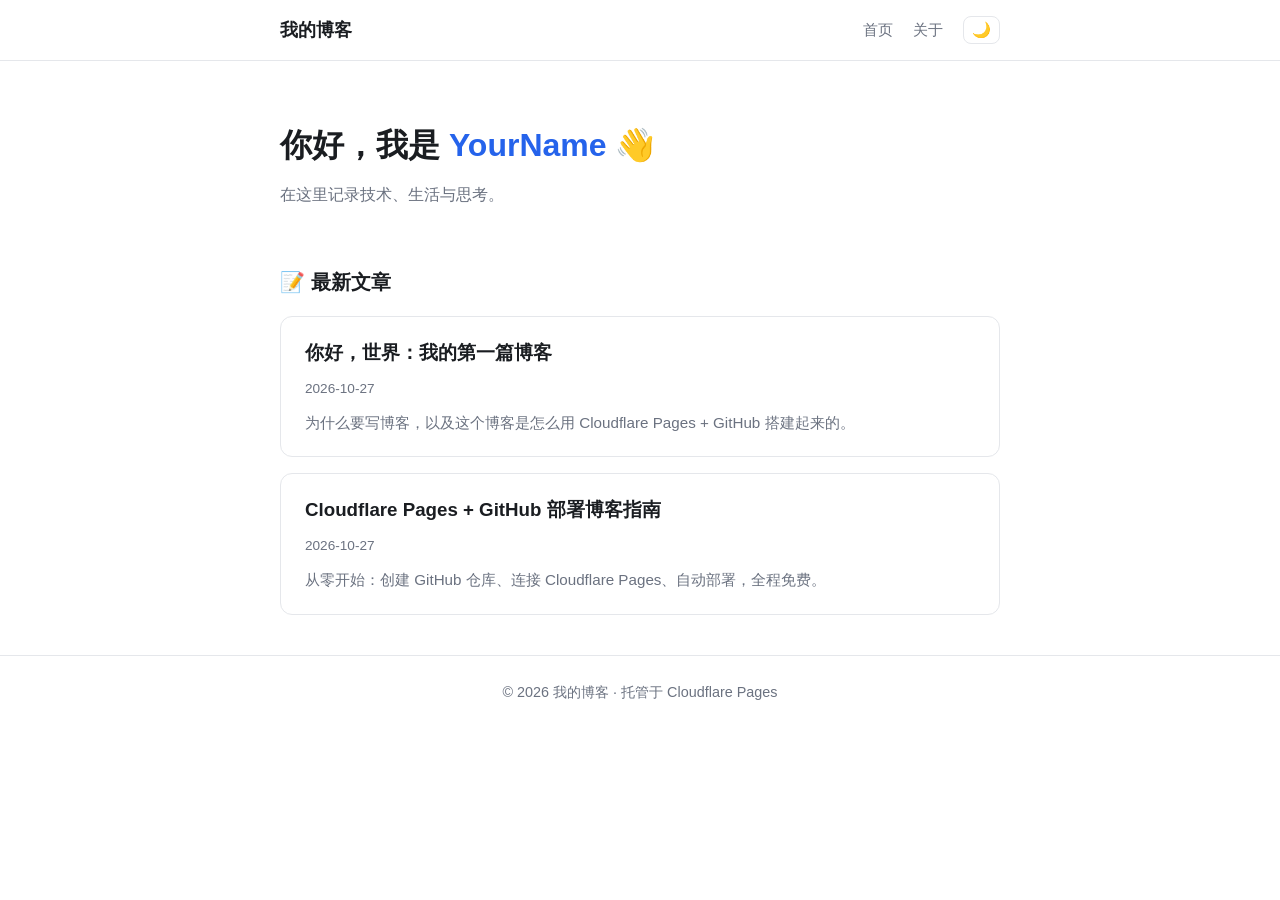
<file: index.html>
<!DOCTYPE html>
<html lang="zh-CN">
<head>
  <meta charset="UTF-8">
  <meta name="viewport" content="width=device-width, initial-scale=1.0">
  <title>我的博客</title>
  <link rel="stylesheet" href="css/style.css">
</head>
<body>
  <header class="site-header">
    <div class="container header-inner">
      <a href="index.html" class="logo">我的博客</a>
      <nav>
        <a href="index.html">首页</a>
        <a href="about.html">关于</a>
        <button id="theme-toggle" aria-label="切换深浅色">🌙</button>
      </nav>
    </div>
  </header>

  <main class="container">
    <section class="hero">
      <h1>你好，我是 <span class="accent">YourName</span> 👋</h1>
      <p>在这里记录技术、生活与思考。</p>
    </section>

    <section class="post-list">
      <h2>📝 最新文章</h2>

      <article class="post-card">
        <a href="posts/hello-world.html">
          <h3>你好，世界：我的第一篇博客</h3>
          <time datetime="2026-10-27">2026-10-27</time>
          <p>为什么要写博客，以及这个博客是怎么用 Cloudflare Pages + GitHub 搭建起来的。</p>
        </a>
      </article>

      <article class="post-card">
        <a href="posts/cloudflare-pages-guide.html">
          <h3>Cloudflare Pages + GitHub 部署博客指南</h3>
          <time datetime="2026-10-27">2026-10-27</time>
          <p>从零开始：创建 GitHub 仓库、连接 Cloudflare Pages、自动部署，全程免费。</p>
        </a>
      </article>
    </section>
  </main>

  <footer class="site-footer">
    <div class="container">
      <p>© 2026 我的博客 · 托管于 Cloudflare Pages</p>
    </div>
  </footer>

  <script src="js/main.js"></script>
</body>
</html>
</file>
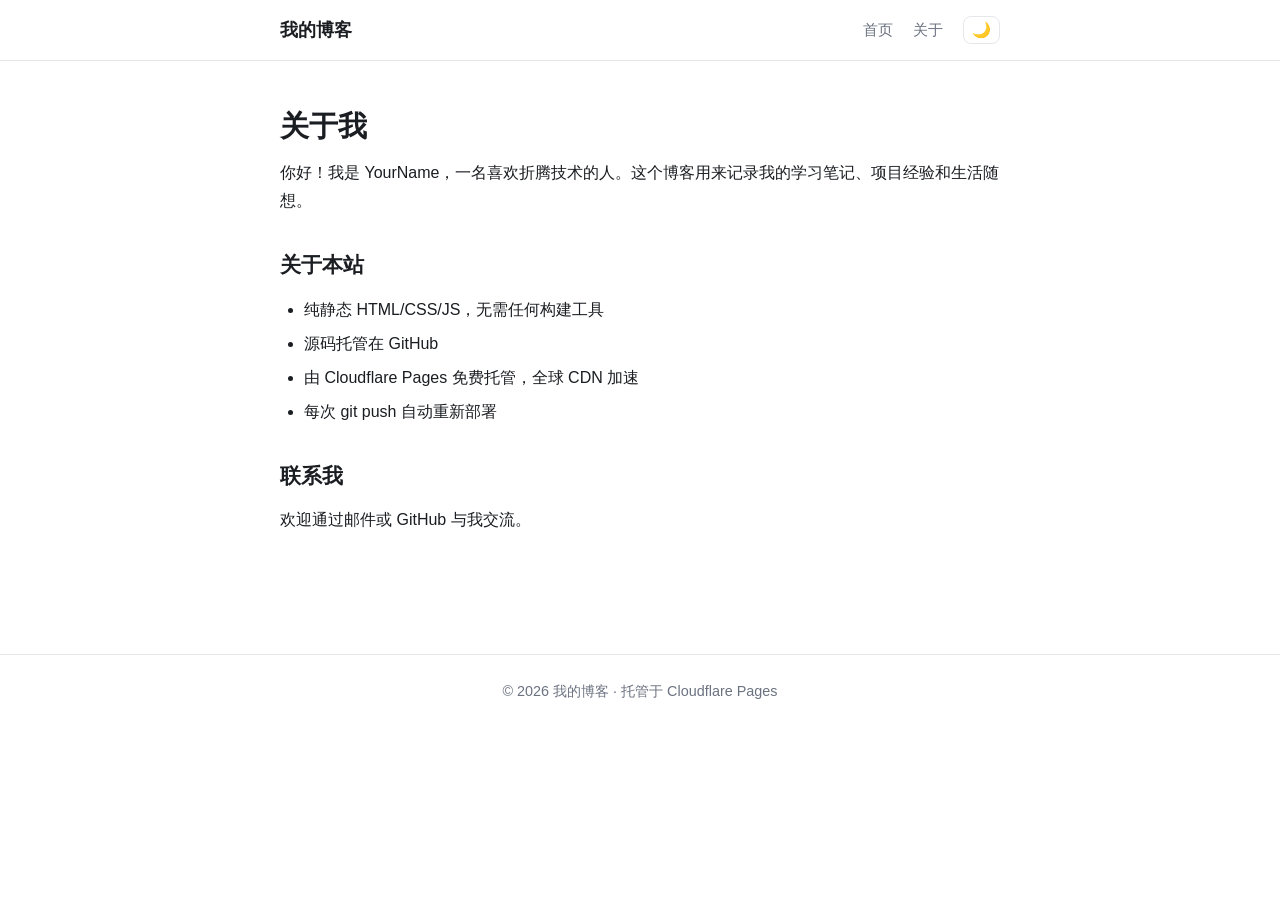
<file: about.html>
<!DOCTYPE html>
<html lang="zh-CN">
<head>
  <meta charset="UTF-8">
  <meta name="viewport" content="width=device-width, initial-scale=1.0">
  <title>关于 | 我的博客</title>
  <link rel="stylesheet" href="css/style.css">
</head>
<body>
  <header class="site-header">
    <div class="container header-inner">
      <a href="index.html" class="logo">我的博客</a>
      <nav>
        <a href="index.html">首页</a>
        <a href="about.html">关于</a>
        <button id="theme-toggle" aria-label="切换深浅色">🌙</button>
      </nav>
    </div>
  </header>

  <main class="container">
    <article class="page">
      <h1>关于我</h1>
      <p>你好！我是 YourName，一名喜欢折腾技术的人。这个博客用来记录我的学习笔记、项目经验和生活随想。</p>
      <h2>关于本站</h2>
      <ul>
        <li>纯静态 HTML/CSS/JS，无需任何构建工具</li>
        <li>源码托管在 GitHub</li>
        <li>由 Cloudflare Pages 免费托管，全球 CDN 加速</li>
        <li>每次 git push 自动重新部署</li>
      </ul>
      <h2>联系我</h2>
      <p>欢迎通过邮件或 GitHub 与我交流。</p>
    </article>
  </main>

  <footer class="site-footer">
    <div class="container">
      <p>© 2026 我的博客 · 托管于 Cloudflare Pages</p>
    </div>
  </footer>

  <script src="js/main.js"></script>
</body>
</html>
</file>
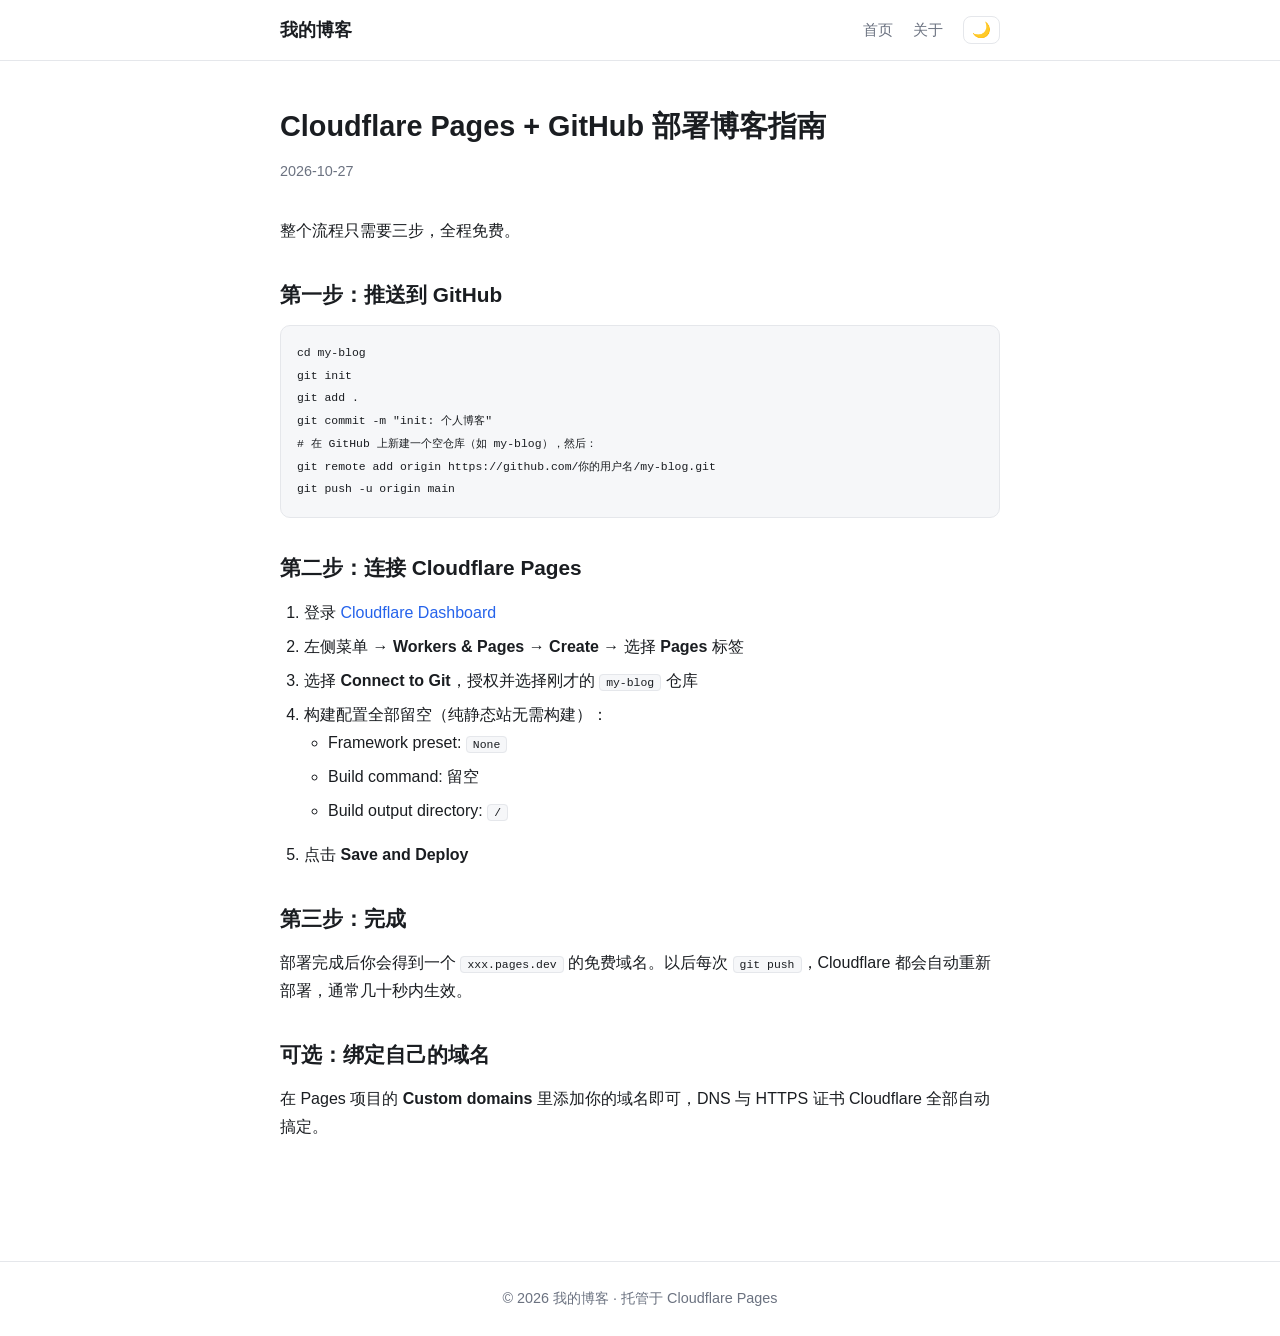
<file: posts/cloudflare-pages-guide.html>
<!DOCTYPE html>
<html lang="zh-CN">
<head>
  <meta charset="UTF-8">
  <meta name="viewport" content="width=device-width, initial-scale=1.0">
  <title>Cloudflare Pages + GitHub 部署博客指南</title>
  <link rel="stylesheet" href="../css/style.css">
</head>
<body>
  <header class="site-header">
    <div class="container header-inner">
      <a href="../index.html" class="logo">我的博客</a>
      <nav>
        <a href="../index.html">首页</a>
        <a href="../about.html">关于</a>
        <button id="theme-toggle" aria-label="切换深浅色">🌙</button>
      </nav>
    </div>
  </header>

  <main class="container">
    <article class="post">
      <h1>Cloudflare Pages + GitHub 部署博客指南</h1>
      <time datetime="2026-10-27">2026-10-27</time>

      <p>整个流程只需要三步，全程免费。</p>

      <h2>第一步：推送到 GitHub</h2>
      <pre><code>cd my-blog
git init
git add .
git commit -m "init: 个人博客"
# 在 GitHub 上新建一个空仓库（如 my-blog），然后：
git remote add origin https://github.com/你的用户名/my-blog.git
git push -u origin main</code></pre>

      <h2>第二步：连接 Cloudflare Pages</h2>
      <ol>
        <li>登录 <a href="https://dash.cloudflare.com">Cloudflare Dashboard</a></li>
        <li>左侧菜单 → <strong>Workers &amp; Pages</strong> → <strong>Create</strong> → 选择 <strong>Pages</strong> 标签</li>
        <li>选择 <strong>Connect to Git</strong>，授权并选择刚才的 <code>my-blog</code> 仓库</li>
        <li>构建配置全部留空（纯静态站无需构建）：
          <ul>
            <li>Framework preset: <code>None</code></li>
            <li>Build command: 留空</li>
            <li>Build output directory: <code>/</code></li>
          </ul>
        </li>
        <li>点击 <strong>Save and Deploy</strong></li>
      </ol>

      <h2>第三步：完成</h2>
      <p>部署完成后你会得到一个 <code>xxx.pages.dev</code> 的免费域名。以后每次 <code>git push</code>，Cloudflare 都会自动重新部署，通常几十秒内生效。</p>

      <h2>可选：绑定自己的域名</h2>
      <p>在 Pages 项目的 <strong>Custom domains</strong> 里添加你的域名即可，DNS 与 HTTPS 证书 Cloudflare 全部自动搞定。</p>
    </article>
  </main>

  <footer class="site-footer">
    <div class="container">
      <p>© 2026 我的博客 · 托管于 Cloudflare Pages</p>
    </div>
  </footer>

  <script src="../js/main.js"></script>
</body>
</html>
</file>
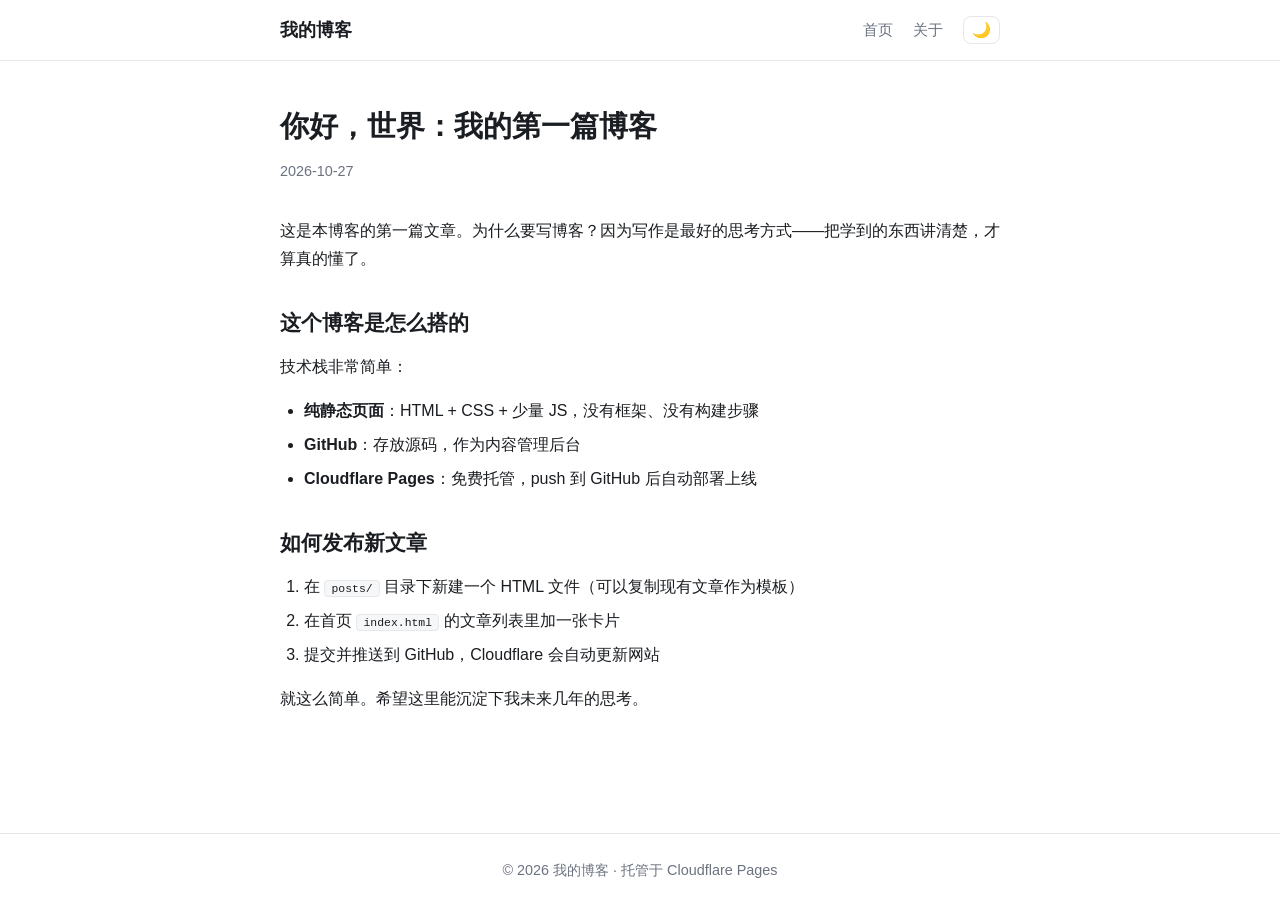
<file: posts/hello-world.html>
<!DOCTYPE html>
<html lang="zh-CN">
<head>
  <meta charset="UTF-8">
  <meta name="viewport" content="width=device-width, initial-scale=1.0">
  <title>你好，世界：我的第一篇博客</title>
  <link rel="stylesheet" href="../css/style.css">
</head>
<body>
  <header class="site-header">
    <div class="container header-inner">
      <a href="../index.html" class="logo">我的博客</a>
      <nav>
        <a href="../index.html">首页</a>
        <a href="../about.html">关于</a>
        <button id="theme-toggle" aria-label="切换深浅色">🌙</button>
      </nav>
    </div>
  </header>

  <main class="container">
    <article class="post">
      <h1>你好，世界：我的第一篇博客</h1>
      <time datetime="2026-10-27">2026-10-27</time>

      <p>这是本博客的第一篇文章。为什么要写博客？因为写作是最好的思考方式——把学到的东西讲清楚，才算真的懂了。</p>

      <h2>这个博客是怎么搭的</h2>
      <p>技术栈非常简单：</p>
      <ul>
        <li><strong>纯静态页面</strong>：HTML + CSS + 少量 JS，没有框架、没有构建步骤</li>
        <li><strong>GitHub</strong>：存放源码，作为内容管理后台</li>
        <li><strong>Cloudflare Pages</strong>：免费托管，push 到 GitHub 后自动部署上线</li>
      </ul>

      <h2>如何发布新文章</h2>
      <ol>
        <li>在 <code>posts/</code> 目录下新建一个 HTML 文件（可以复制现有文章作为模板）</li>
        <li>在首页 <code>index.html</code> 的文章列表里加一张卡片</li>
        <li>提交并推送到 GitHub，Cloudflare 会自动更新网站</li>
      </ol>

      <p>就这么简单。希望这里能沉淀下我未来几年的思考。</p>
    </article>
  </main>

  <footer class="site-footer">
    <div class="container">
      <p>© 2026 我的博客 · 托管于 Cloudflare Pages</p>
    </div>
  </footer>

  <script src="../js/main.js"></script>
</body>
</html>
</file>
<file: css/style.css>
/* ===== 基础变量（浅色主题） ===== */
:root {
  --bg: #ffffff;
  --bg-soft: #f6f7f9;
  --text: #1a1d21;
  --text-muted: #6b7280;
  --accent: #2563eb;
  --border: #e5e7eb;
  --card: #ffffff;
}

/* ===== 深色主题 ===== */
[data-theme="dark"] {
  --bg: #101418;
  --bg-soft: #1a2028;
  --text: #e6e9ec;
  --text-muted: #9aa3ad;
  --accent: #60a5fa;
  --border: #2a323c;
  --card: #1a2028;
}

* { margin: 0; padding: 0; box-sizing: border-box; }

body {
  font-family: -apple-system, BlinkMacSystemFont, "Segoe UI", "PingFang SC",
    "Hiragino Sans GB", "Microsoft YaHei", sans-serif;
  background: var(--bg);
  color: var(--text);
  line-height: 1.75;
  transition: background 0.3s, color 0.3s;
}

.container { max-width: 760px; margin: 0 auto; padding: 0 20px; }
a { color: var(--accent); text-decoration: none; }
a:hover { text-decoration: underline; }

/* ===== 头部 ===== */
.site-header {
  border-bottom: 1px solid var(--border);
  background: var(--bg);
  position: sticky; top: 0; z-index: 10;
}
.header-inner {
  display: flex; justify-content: space-between; align-items: center;
  height: 60px;
}
.logo { font-weight: 700; font-size: 1.15rem; color: var(--text); }
nav { display: flex; align-items: center; gap: 20px; }
nav a { color: var(--text-muted); font-size: 0.95rem; }
nav a:hover { color: var(--text); text-decoration: none; }
#theme-toggle {
  background: none; border: 1px solid var(--border); border-radius: 8px;
  padding: 4px 8px; cursor: pointer; font-size: 0.95rem;
}

/* ===== 首页 Hero ===== */
.hero { padding: 56px 0 32px; }
.hero h1 { font-size: 2rem; margin-bottom: 8px; }
.hero .accent { color: var(--accent); }
.hero p { color: var(--text-muted); }

/* ===== 文章列表 ===== */
.post-list h2 { font-size: 1.25rem; margin: 24px 0 16px; }
.post-card {
  background: var(--card);
  border: 1px solid var(--border);
  border-radius: 12px;
  margin-bottom: 16px;
  transition: transform 0.15s, box-shadow 0.15s;
}
.post-card:hover {
  transform: translateY(-2px);
  box-shadow: 0 6px 18px rgba(0,0,0,0.08);
}
.post-card a { display: block; padding: 20px 24px; color: inherit; }
.post-card a:hover { text-decoration: none; }
.post-card h3 { margin-bottom: 4px; color: var(--text); }
.post-card time { color: var(--text-muted); font-size: 0.85rem; }
.post-card p { color: var(--text-muted); margin-top: 8px; font-size: 0.95rem; }

/* ===== 文章页 ===== */
.post, .page { padding: 40px 0 64px; }
.post h1, .page h1 { font-size: 1.8rem; margin-bottom: 8px; }
.post > time, .page > time { color: var(--text-muted); font-size: 0.9rem; display: block; margin-bottom: 32px; }
.post h2, .page h2 { font-size: 1.3rem; margin: 32px 0 12px; }
.post p, .page p { margin-bottom: 16px; }
.post ul, .post ol, .page ul, .page ol { margin: 0 0 16px 24px; }
.post li, .page li { margin-bottom: 6px; }
code {
  background: var(--bg-soft); border: 1px solid var(--border);
  border-radius: 4px; padding: 1px 6px; font-size: 0.88em;
}
pre {
  background: var(--bg-soft); border: 1px solid var(--border);
  border-radius: 10px; padding: 16px; overflow-x: auto; margin-bottom: 20px;
}
pre code { background: none; border: none; padding: 0; }

/* ===== 页脚 ===== */
.site-footer {
  border-top: 1px solid var(--border);
  padding: 24px 0; margin-top: 40px;
  color: var(--text-muted); font-size: 0.9rem; text-align: center;
}

/* ===== 移动端适配 ===== */
@media (max-width: 600px) {
  .hero h1 { font-size: 1.5rem; }
  .post h1, .page h1 { font-size: 1.4rem; }
}
</file>
